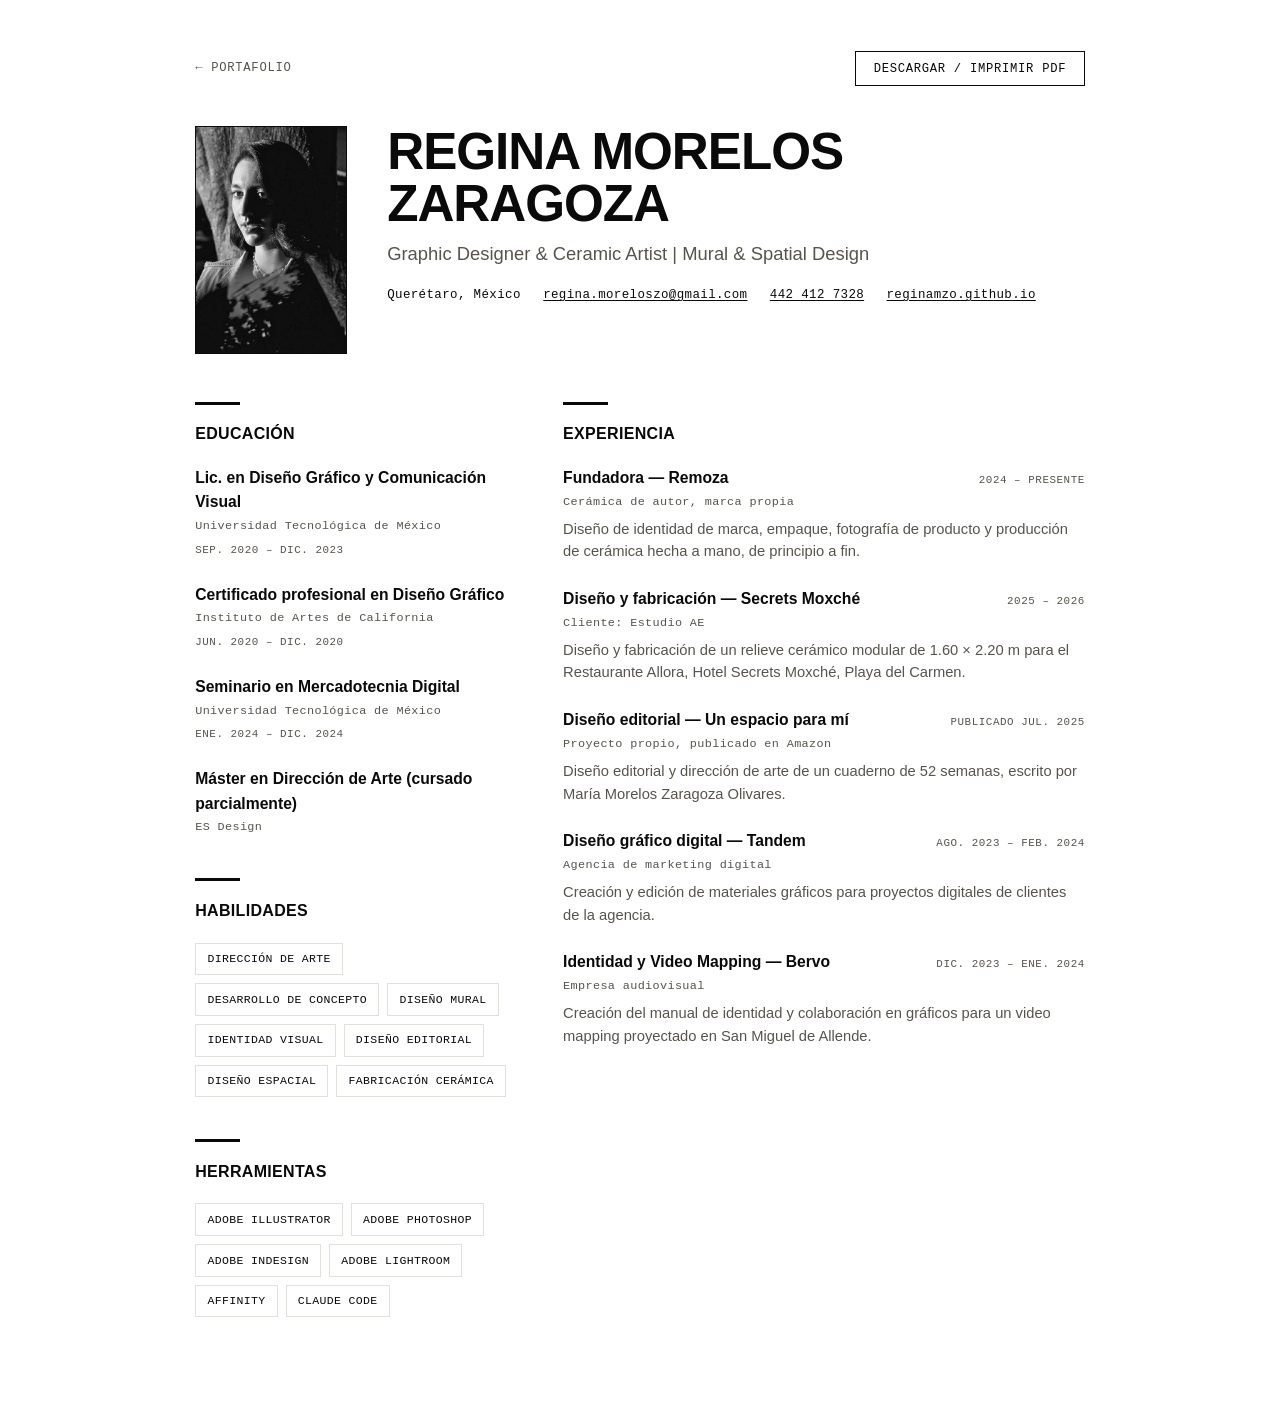
<file: cv.html>
<!DOCTYPE html>
<html lang="es">
<head>
<meta charset="UTF-8">
<meta name="viewport" content="width=device-width, initial-scale=1">
<title>CV — Regina Morelos Zaragoza</title>
<link rel="stylesheet" href="styles.css?v=33">
<style>
  .cv-page {
    max-width: 62rem;
    margin: 0 auto;
    padding: clamp(1.5rem, 4vw, 3.5rem) clamp(1.25rem, 4vw, 3.5rem) 4rem;
  }
  .cv-toolbar {
    display: flex;
    justify-content: space-between;
    align-items: center;
    margin-bottom: 2.5rem;
  }
  .cv-print-btn {
    font-family: ui-monospace, "SF Mono", Menlo, Consolas, monospace;
    font-size: 0.76rem;
    letter-spacing: 0.06em;
    text-transform: uppercase;
    text-decoration: none;
    padding: 0.6rem 1.1rem;
    border: 1px solid var(--ink);
    background: none;
    color: var(--ink);
    cursor: pointer;
  }
  .cv-print-btn:hover { background: var(--ink); color: var(--ground); }

  .cv-header {
    display: grid;
    grid-template-columns: 9.5rem 1fr;
    gap: clamp(1.5rem, 4vw, 2.5rem);
    align-items: start;
    margin-bottom: 3rem;
  }
  .cv-photo { width: 100%; display: block; border: 1px solid var(--ink); }
  .cv-name {
    font-size: clamp(2rem, 5vw, 3.2rem);
    font-weight: 800;
    letter-spacing: -0.02em;
    text-transform: uppercase;
    line-height: 1;
    margin: 0 0 0.7rem 0;
  }
  .cv-tagline {
    font-size: clamp(1rem, 2vw, 1.15rem);
    color: var(--ink-soft);
    margin: 0 0 1.1rem 0;
  }
  .cv-contact {
    display: flex;
    flex-wrap: wrap;
    gap: 0.5rem 1.4rem;
    font-family: ui-monospace, "SF Mono", Menlo, Consolas, monospace;
    font-size: 0.78rem;
    letter-spacing: 0.03em;
  }
  .cv-contact a { text-decoration: underline; text-underline-offset: 2px; }

  .cv-grid {
    display: grid;
    grid-template-columns: 0.85fr 1.4fr;
    gap: clamp(2rem, 4vw, 3.5rem);
    align-items: start;
  }
  @media (max-width: 720px) {
    .cv-header { grid-template-columns: 7rem 1fr; }
    .cv-grid { grid-template-columns: 1fr; }
  }

  .cv-section { margin-bottom: 2.6rem; }
  .cv-section h3 {
    font-size: 1rem;
    font-weight: 800;
    letter-spacing: 0.02em;
    margin: 0 0 1.2rem 0;
  }

  .cv-entry { margin-bottom: 1.5rem; }
  .cv-entry:last-child { margin-bottom: 0; }
  .cv-entry-top {
    display: flex;
    justify-content: space-between;
    align-items: baseline;
    gap: 0.8rem;
    flex-wrap: wrap;
  }
  .cv-entry-role { font-weight: 700; font-size: 0.98rem; }
  .cv-entry-date {
    font-family: ui-monospace, "SF Mono", Menlo, Consolas, monospace;
    font-size: 0.68rem;
    letter-spacing: 0.05em;
    text-transform: uppercase;
    color: var(--ink-soft);
    white-space: nowrap;
  }
  .cv-entry-org {
    font-family: ui-monospace, "SF Mono", Menlo, Consolas, monospace;
    font-size: 0.74rem;
    letter-spacing: 0.03em;
    color: var(--ink-soft);
    margin: 0.15rem 0 0.4rem 0;
  }
  .cv-entry p { margin: 0; color: var(--ink-soft); font-size: 0.92rem; }

  .cv-skills {
    display: flex;
    flex-wrap: wrap;
    gap: 0.5rem;
  }
  .cv-skills span {
    font-family: ui-monospace, "SF Mono", Menlo, Consolas, monospace;
    font-size: 0.72rem;
    letter-spacing: 0.03em;
    text-transform: uppercase;
    border: 1px solid var(--line);
    padding: 0.4rem 0.7rem;
  }

  @media print {
    nav, .cv-toolbar { display: none !important; }
    html { font-size: 15px; }
    body { font-size: 11px; }
    .cv-page { padding: 0; max-width: 100%; }
    a { text-decoration: none; }
    .reveal { opacity: 1 !important; transform: none !important; }
    .cv-header { grid-template-columns: 7.5rem 1fr; gap: 1.2rem; margin-bottom: 0.6rem; }
    .cv-grid { grid-template-columns: 1.05fr 1.2fr; }
    .cv-section { margin-bottom: 0.65rem; }
    .cv-section h3 { margin-bottom: 0.6rem; }
    .accent-line { margin-bottom: 0.7rem; }
    .cv-entry { margin-bottom: 0.4rem; }
    .cv-entry-org { margin: 0.1rem 0 0.25rem 0; }
    .cv-entry p { line-height: 1.3; }
    .cv-skills { gap: 0.28rem; }
    .cv-skills span { padding: 0.2rem 0.45rem; }
  }
</style>
</head>
<body>

<div class="cv-page">
  <div class="cv-toolbar">
    <a class="back-link" href="index.html">← Portafolio</a>
    <button class="cv-print-btn" onclick="window.print()">Descargar / Imprimir PDF</button>
  </div>

  <div class="cv-header">
    <img class="cv-photo" src="[data-uri]" alt="Retrato de Regina Morelos Zaragoza">
    <div>
      <h1 class="cv-name">Regina Morelos Zaragoza</h1>
      <p class="cv-tagline">Graphic Designer &amp; Ceramic Artist | Mural &amp; Spatial Design</p>
      <div class="cv-contact">
        <span>Querétaro, México</span>
        <a href="mailto:regina.moreloszo@gmail.com">regina.moreloszo@gmail.com</a>
        <a href="tel:+524424127328">442 412 7328</a>
        <a href="https://reginamzo.github.io/" target="_blank" rel="noopener">reginamzo.github.io</a>
      </div>
    </div>
  </div>

  <div class="cv-grid">
    <div>
      <div class="cv-section">
        <div class="accent-line"></div>
        <h3>Educación</h3>
        <div class="cv-entry">
          <div class="cv-entry-top">
            <span class="cv-entry-role">Lic. en Diseño Gráfico y Comunicación Visual</span>
          </div>
          <div class="cv-entry-org">Universidad Tecnológica de México</div>
          <div class="cv-entry-date">Sep. 2020 – Dic. 2023</div>
        </div>
        <div class="cv-entry">
          <div class="cv-entry-top">
            <span class="cv-entry-role">Certificado profesional en Diseño Gráfico</span>
          </div>
          <div class="cv-entry-org">Instituto de Artes de California</div>
          <div class="cv-entry-date">Jun. 2020 – Dic. 2020</div>
        </div>
        <div class="cv-entry">
          <div class="cv-entry-top">
            <span class="cv-entry-role">Seminario en Mercadotecnia Digital</span>
          </div>
          <div class="cv-entry-org">Universidad Tecnológica de México</div>
          <div class="cv-entry-date">Ene. 2024 – Dic. 2024</div>
        </div>
        <div class="cv-entry">
          <div class="cv-entry-top">
            <span class="cv-entry-role">Máster en Dirección de Arte (cursado parcialmente)</span>
          </div>
          <div class="cv-entry-org">ES Design</div>
        </div>
      </div>

      <div class="cv-section">
        <div class="accent-line"></div>
        <h3>Habilidades</h3>
        <div class="cv-skills">
          <span>Dirección de Arte</span>
          <span>Desarrollo de Concepto</span>
          <span>Diseño Mural</span>
          <span>Identidad Visual</span>
          <span>Diseño Editorial</span>
          <span>Diseño Espacial</span>
          <span>Fabricación Cerámica</span>
        </div>
      </div>

      <div class="cv-section">
        <div class="accent-line"></div>
        <h3>Herramientas</h3>
        <div class="cv-skills">
          <span>Adobe Illustrator</span>
          <span>Adobe Photoshop</span>
          <span>Adobe InDesign</span>
          <span>Adobe Lightroom</span>
          <span>Affinity</span>
          <span>Claude Code</span>
        </div>
      </div>

    </div>

    <div>
      <div class="cv-section">
        <div class="accent-line"></div>
        <h3>Experiencia</h3>

        <div class="cv-entry">
          <div class="cv-entry-top">
            <span class="cv-entry-role">Fundadora — Remoza</span>
            <span class="cv-entry-date">2024 – Presente</span>
          </div>
          <div class="cv-entry-org">Cerámica de autor, marca propia</div>
          <p>Diseño de identidad de marca, empaque, fotografía de producto y producción de cerámica hecha a mano, de principio a fin.</p>
        </div>

        <div class="cv-entry">
          <div class="cv-entry-top">
            <span class="cv-entry-role">Diseño y fabricación — Secrets Moxché</span>
            <span class="cv-entry-date">2025 – 2026</span>
          </div>
          <div class="cv-entry-org">Cliente: Estudio AE</div>
          <p>Diseño y fabricación de un relieve cerámico modular de 1.60 × 2.20 m para el Restaurante Allora, Hotel Secrets Moxché, Playa del Carmen.</p>
        </div>

        <div class="cv-entry">
          <div class="cv-entry-top">
            <span class="cv-entry-role">Diseño editorial — Un espacio para mí</span>
            <span class="cv-entry-date">Publicado jul. 2025</span>
          </div>
          <div class="cv-entry-org">Proyecto propio, publicado en Amazon</div>
          <p>Diseño editorial y dirección de arte de un cuaderno de 52 semanas, escrito por María Morelos Zaragoza Olivares.</p>
        </div>

        <div class="cv-entry">
          <div class="cv-entry-top">
            <span class="cv-entry-role">Diseño gráfico digital — Tandem</span>
            <span class="cv-entry-date">Ago. 2023 – Feb. 2024</span>
          </div>
          <div class="cv-entry-org">Agencia de marketing digital</div>
          <p>Creación y edición de materiales gráficos para proyectos digitales de clientes de la agencia.</p>
        </div>

        <div class="cv-entry">
          <div class="cv-entry-top">
            <span class="cv-entry-role">Identidad y Video Mapping — Bervo</span>
            <span class="cv-entry-date">Dic. 2023 – Ene. 2024</span>
          </div>
          <div class="cv-entry-org">Empresa audiovisual</div>
          <p>Creación del manual de identidad y colaboración en gráficos para un video mapping proyectado en San Miguel de Allende.</p>
        </div>
      </div>
    </div>
  </div>
</div>

</body>
</html>
</file>
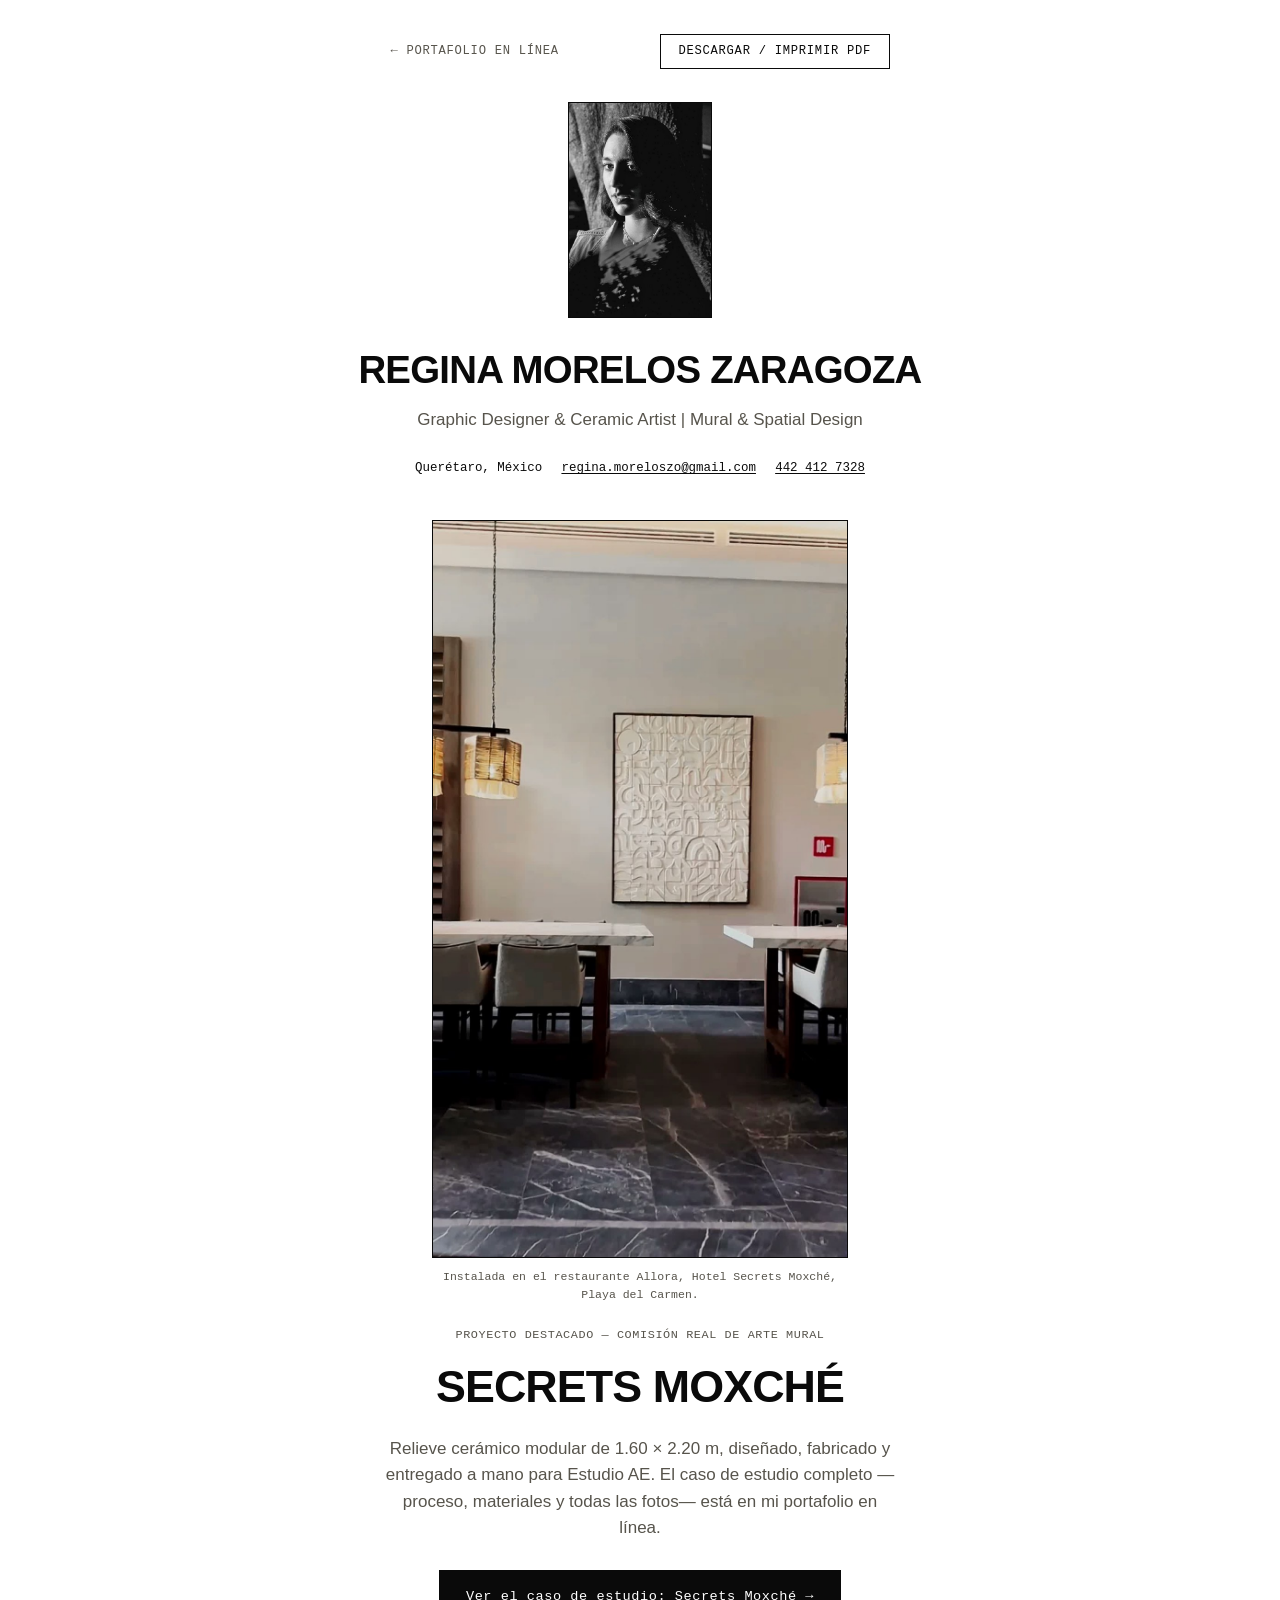
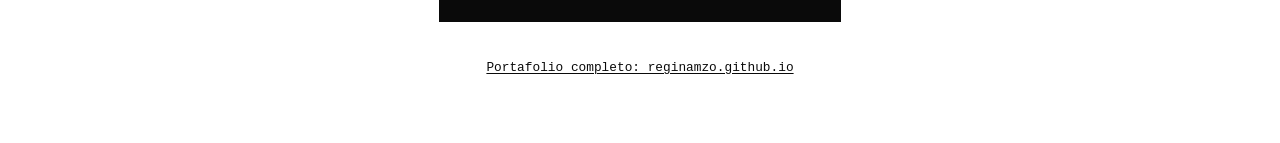
<file: portfolio.html>
<!DOCTYPE html>
<html lang="es">
<head>
<meta charset="UTF-8">
<meta name="viewport" content="width=device-width, initial-scale=1">
<title>Portafolio — Regina Morelos Zaragoza</title>
<link rel="stylesheet" href="styles.css?v=26">
<style>
  .pl-toolbar { display: flex; justify-content: space-between; align-items: center; padding: 1.1rem clamp(1.25rem, 4vw, 3.5rem); }
  .pl-print-btn {
    font-family: ui-monospace, "SF Mono", Menlo, Consolas, monospace;
    font-size: 0.76rem; letter-spacing: 0.06em; text-transform: uppercase;
    text-decoration: none; padding: 0.6rem 1.1rem; border: 1px solid var(--ink);
    background: none; color: var(--ink); cursor: pointer;
  }
  .pl-print-btn:hover { background: var(--ink); color: var(--ground); }

  .pl-page { max-width: 44rem; margin: 0 auto; padding: 1rem clamp(1.25rem, 4vw, 3.5rem) 4rem; text-align: center; }
  .pl-photo { width: 9rem; margin: 1rem auto 1.4rem; display: block; border: 1px solid var(--ink); }
  .pl-name { font-size: clamp(1.7rem, 4vw, 2.4rem); font-weight: 800; text-transform: uppercase; letter-spacing: -0.02em; margin: 0 0 0.5rem 0; }
  .pl-tagline { color: var(--ink-soft); margin: 0 0 1.6rem 0; }
  .pl-contact { font-family: ui-monospace, "SF Mono", Menlo, Consolas, monospace; font-size: 0.78rem; display: flex; flex-wrap: wrap; justify-content: center; gap: 0.4rem 1.2rem; margin-bottom: 2.6rem; }
  .pl-contact a { text-decoration: underline; text-underline-offset: 2px; }

  .pl-hero { margin: 0 auto 1.4rem; max-width: 26rem; }
  .pl-hero img { width: 100%; display: block; border: 1px solid var(--ink); }
  .pl-hero-cap { font-family: ui-monospace, "SF Mono", Menlo, Consolas, monospace; font-size: 0.72rem; color: var(--ink-soft); margin-top: 0.6rem; }

  .pl-tag { font-family: ui-monospace, "SF Mono", Menlo, Consolas, monospace; font-size: 0.74rem; letter-spacing: 0.05em; text-transform: uppercase; color: var(--ink-soft); margin-bottom: 0.5rem; }
  .pl-project-name { font-size: clamp(2rem, 5vw, 2.8rem); font-weight: 800; text-transform: uppercase; letter-spacing: -0.02em; margin: 0 0 0.9rem 0; }
  .pl-desc { max-width: 32rem; margin: 0 auto 1.8rem; color: var(--ink-soft); }

  .pl-cta {
    display: inline-block;
    font-family: ui-monospace, "SF Mono", Menlo, Consolas, monospace;
    font-size: 0.85rem; letter-spacing: 0.04em; text-decoration: none;
    padding: 0.9rem 1.6rem; border: 1px solid var(--ink); color: var(--ink);
    margin-bottom: 0.9rem;
  }
  .pl-cta.primary { background: var(--ink); color: var(--ground); }
  .pl-secondary { margin-top: 1rem; }
  .pl-secondary a { font-family: ui-monospace, "SF Mono", Menlo, Consolas, monospace; font-size: 0.8rem; text-decoration: underline; text-underline-offset: 2px; }

  @media print {
    nav, .pl-toolbar { display: none !important; }
    .pl-page { padding: 0; max-width: 100%; }
    a { text-decoration: none; }
    .reveal { opacity: 1 !important; transform: none !important; }
  }
</style>
</head>
<body>

<div class="pl-page">
  <div class="pl-toolbar" style="text-align:left;">
    <a class="back-link" href="index.html">← Portafolio en línea</a>
    <button class="pl-print-btn" onclick="window.print()">Descargar / Imprimir PDF</button>
  </div>

  <img class="pl-photo" src="[data-uri]" alt="Retrato de Regina Morelos Zaragoza">
  <h1 class="pl-name">Regina Morelos Zaragoza</h1>
  <p class="pl-tagline">Graphic Designer &amp; Ceramic Artist | Mural &amp; Spatial Design</p>
  <div class="pl-contact">
    <span>Querétaro, México</span>
    <a href="mailto:regina.moreloszo@gmail.com">regina.moreloszo@gmail.com</a>
    <a href="tel:+524424127328">442 412 7328</a>
  </div>

  <div class="pl-hero">
    <img src="[data-uri]" alt="Relieve cerámico instalado en el Restaurante Allora, Hotel Secrets Moxché">
    <div class="pl-hero-cap">Instalada en el restaurante Allora, Hotel Secrets Moxché, Playa del Carmen.</div>
  </div>

  <div class="pl-tag">Proyecto destacado — Comisión real de arte mural</div>
  <h2 class="pl-project-name">Secrets Moxché</h2>
  <p class="pl-desc">Relieve cerámico modular de 1.60 × 2.20 m, diseñado, fabricado y entregado a mano para Estudio AE. El caso de estudio completo —proceso, materiales y todas las fotos— está en mi portafolio en línea.</p>

  <a class="pl-cta primary" href="https://reginamzo.github.io/moxche.html" target="_blank" rel="noopener">Ver el caso de estudio: Secrets Moxché →</a>

  <div class="pl-secondary">
    <a href="https://reginamzo.github.io/" target="_blank" rel="noopener">Portafolio completo: reginamzo.github.io</a>
  </div>
</div>

</body>
</html>
</file>
<file: styles.css>
:root {
    --ground: #ffffff;
    --paper: #f3f3f1;
    --ink: #0a0a0a;
    --ink-soft: #57544c;
    --line: #e2e0da;
    --remoza-accent: #2c3a26;
    --remoza-accent-soft: #e7e6de;
    --moxche-accent: #3d2c1c;
    --moxche-accent-soft: #ece7de;
    --moxche-stone: #5c6773;
    --lego-accent: #c8102e;
    --lego-accent-soft: #f3e2e2;
    --espacio-accent: #d4383f;
    --espacio-accent-soft: #f8e4de;
    --espacio-pink: #f8c3b5;
    --reflejos-accent: #1d4a56;
    --reflejos-accent-soft: #e3edf0;
    --tandem-accent: #1e3a8a;
    --tandem-accent-soft: #e1e6f4;
    --shadow: rgba(10, 10, 10, 0.18);
  }
  :root[data-theme="dark"] {
    --ground: #050505;
    --paper: #131211;
    --ink: #f5f3ee;
    --ink-soft: #a9a49a;
    --line: #2a2926;
    --remoza-accent: #a7c491;
    --remoza-accent-soft: #232a1f;
    --moxche-accent: #d3a978;
    --moxche-accent-soft: #241d16;
    --moxche-stone: #adb8c2;
    --lego-accent: #e04a5a;
    --lego-accent-soft: #2e1618;
    --espacio-accent: #f0868c;
    --espacio-accent-soft: #3a1f1e;
    --espacio-pink: #f8c3b5;
    --reflejos-accent: #8fc4d1;
    --reflejos-accent-soft: #17282c;
    --tandem-accent: #90a8e0;
    --tandem-accent-soft: #1b2236;
    --shadow: rgba(0, 0, 0, 0.55);
  }
  :root[data-theme="light"] {
    --ground: #ffffff;
    --paper: #f3f3f1;
    --ink: #0a0a0a;
    --ink-soft: #57544c;
    --line: #e2e0da;
    --remoza-accent: #2c3a26;
    --remoza-accent-soft: #e7e6de;
    --moxche-accent: #3d2c1c;
    --moxche-accent-soft: #ece7de;
    --moxche-stone: #5c6773;
    --lego-accent: #c8102e;
    --lego-accent-soft: #f3e2e2;
    --espacio-accent: #d4383f;
    --espacio-accent-soft: #f8e4de;
    --espacio-pink: #f8c3b5;
    --reflejos-accent: #1d4a56;
    --reflejos-accent-soft: #e3edf0;
    --tandem-accent: #1e3a8a;
    --tandem-accent-soft: #e1e6f4;
    --shadow: rgba(10, 10, 10, 0.18);
  }

  * { box-sizing: border-box; }
  html { scroll-behavior: smooth; max-width: 100%; overflow-x: hidden; }
  @media (prefers-reduced-motion: reduce) {
    html { scroll-behavior: auto; }
    * { animation: none !important; transition: none !important; }
  }

  body {
    margin: 0;
    max-width: 100vw;
    overflow-x: hidden;
    background: var(--ground);
    color: var(--ink);
    font-family: "Helvetica Neue", "Inter", -apple-system, BlinkMacSystemFont, Arial, sans-serif;
    font-size: 17px;
    line-height: 1.55;
    font-weight: 400;
  }

  .mono {
    font-family: ui-monospace, "SF Mono", Menlo, Consolas, "Liberation Mono", monospace;
  }

  a { color: inherit; }

  h1, h2, h3 {
    font-family: "Helvetica Neue", "Inter", -apple-system, BlinkMacSystemFont, Arial, sans-serif;
    font-weight: 800;
    letter-spacing: -0.02em;
    text-transform: uppercase;
  }

  .eyebrow {
    font-family: ui-monospace, "SF Mono", Menlo, Consolas, monospace;
    font-size: 0.72rem;
    letter-spacing: 0.14em;
    text-transform: uppercase;
    color: var(--ink-soft);
  }
  .eyebrow::before { content: "["; margin-right: 0.35em; opacity: 0.55; }
  .eyebrow::after { content: "]"; margin-left: 0.35em; opacity: 0.55; }

  /* ---- nav ---- */
  nav {
    position: sticky;
    top: 0;
    z-index: 50;
    display: flex;
    justify-content: space-between;
    align-items: center;
    padding: 1.1rem clamp(1.25rem, 4vw, 3.5rem);
    background: color-mix(in srgb, var(--ground) 92%, transparent);
    backdrop-filter: blur(10px);
    border-bottom: 1px solid var(--ink);
  }
  .nav-name {
    font-family: ui-monospace, "SF Mono", Menlo, Consolas, monospace;
    font-size: 0.78rem;
    letter-spacing: 0.08em;
    text-transform: uppercase;
    font-weight: 600;
    color: inherit;
    text-decoration: none;
  }
  .nav-name:hover, .nav-name:focus-visible { color: var(--ink-soft); }
  .nav-links { display: flex; gap: 0.5rem; flex-wrap: wrap; justify-content: flex-end; }
  .nav-toggle { display: none; }
  @media (max-width: 720px) {
    nav { position: relative; flex-wrap: nowrap; }
    .nav-name { font-size: 0; }
    .nav-name::before {
      content: attr(data-short);
      font-size: 0.78rem;
      letter-spacing: 0.08em;
    }
    .nav-toggle {
      display: flex;
      flex-direction: column;
      justify-content: center;
      align-items: stretch;
      gap: 5px;
      width: 30px;
      height: 30px;
      background: none;
      border: none;
      padding: 0;
      cursor: pointer;
    }
    .nav-toggle span {
      display: block;
      height: 2px;
      background: var(--ink);
      border-radius: 1px;
      transition: transform 0.2s ease, opacity 0.2s ease;
    }
    .nav-toggle[aria-expanded="true"] span:nth-child(1) { transform: translateY(7px) rotate(45deg); }
    .nav-toggle[aria-expanded="true"] span:nth-child(2) { opacity: 0; }
    .nav-toggle[aria-expanded="true"] span:nth-child(3) { transform: translateY(-7px) rotate(-45deg); }
    .nav-links {
      display: none;
      position: absolute;
      top: 100%;
      left: 0;
      right: 0;
      flex-direction: column;
      align-items: stretch;
      gap: 0.6rem;
      padding: 1rem clamp(1.25rem, 4vw, 3.5rem) 1.4rem;
      background: var(--ground);
      border-bottom: 1px solid var(--ink);
    }
    .nav-links.open { display: flex; }
    .nav-links a { text-align: center; }
  }
  .nav-links a {
    font-family: ui-monospace, "SF Mono", Menlo, Consolas, monospace;
    font-size: 0.76rem;
    letter-spacing: 0.06em;
    text-transform: uppercase;
    text-decoration: none;
    padding: 0.5rem 0.9rem;
    border: 1px solid var(--line);
    border-radius: 0;
    transition: border-color 0.2s ease, background 0.2s ease, color 0.2s ease, transform 0.2s ease;
  }
  .nav-links a:hover,
  .nav-links a:focus-visible {
    transform: translateY(-2px);
  }
  .nav-links a[href="remoza.html"]:hover,
  .nav-links a[href="remoza.html"]:focus-visible {
    border-color: var(--remoza-accent);
    color: #fff;
    background: var(--remoza-accent);
  }
  .nav-links a[href="moxche.html"]:hover,
  .nav-links a[href="moxche.html"]:focus-visible {
    border-color: var(--moxche-accent);
    color: #fff;
    background: var(--moxche-accent);
  }
  .nav-links a[href="unespacio.html"] { --accent: var(--espacio-pink); }
  .nav-links a[href="unespacio.html"]:hover,
  .nav-links a[href="unespacio.html"]:focus-visible {
    border-color: var(--espacio-pink);
    color: #3d1216;
    background: var(--espacio-pink);
  }
  .nav-links a[href="reflejos.html"]:hover,
  .nav-links a[href="reflejos.html"]:focus-visible {
    border-color: var(--reflejos-accent);
    color: #fff;
    background: var(--reflejos-accent);
  }
  .nav-links a[href="lego.html"]:hover,
  .nav-links a[href="lego.html"]:focus-visible {
    border-color: var(--lego-accent);
    color: #fff;
    background: var(--lego-accent);
  }
  .nav-links a[href="tandem.html"]:hover,
  .nav-links a[href="tandem.html"]:focus-visible {
    border-color: var(--tandem-accent);
    color: #fff;
    background: var(--tandem-accent);
  }
  .nav-links a.current {
    border-color: var(--ink);
    color: var(--ground);
    background: var(--ink);
  }

  /* ---- hero ---- */
  .hero {
    position: relative;
    min-height: 84vh;
    display: flex;
    align-items: flex-end;
    background: #000;
    overflow: hidden;
  }
  .hero img {
    position: absolute;
    inset: 0;
    width: 100%;
    height: 100%;
    object-fit: cover;
    object-position: 60% 30%;
    opacity: 0.55;
  }
  .hero::after {
    content: "";
    position: absolute;
    inset: 0;
    background: linear-gradient(180deg, rgba(0,0,0,0.18) 0%, rgba(0,0,0,0.62) 66%, rgba(0,0,0,0.92) 100%);
  }
  .hero-content {
    position: relative;
    z-index: 2;
    color: #ffffff;
    padding: clamp(2rem, 6vw, 4.5rem) clamp(1.25rem, 4vw, 3.5rem) clamp(2.5rem, 6vw, 4rem);
    max-width: 54rem;
  }
  .hero-content .eyebrow { color: #d8d4c9; margin-bottom: 1.1rem; }
  .hero h1 {
    font-size: clamp(3.4rem, 11vw, 8.5rem);
    line-height: 0.9;
    margin: 0 0 1.3rem 0;
    font-weight: 800;
    letter-spacing: -0.03em;
    text-wrap: balance;
  }
  .hero p.lede {
    font-family: ui-monospace, "SF Mono", Menlo, Consolas, monospace;
    font-size: 0.95rem;
    color: #e2ded2;
    max-width: 34rem;
    margin: 0;
  }
  .hero-content p.hero-body {
    font-size: 1.05rem;
    line-height: 1.55;
    color: #f2f0ea;
    max-width: 38rem;
    margin: 1.2rem 0 0;
  }
  .hero-content .hero-tags {
    font-family: ui-monospace, "SF Mono", Menlo, Consolas, monospace;
    font-size: 0.8rem;
    letter-spacing: 0.05em;
    text-transform: uppercase;
    color: #d8d4c9;
    margin-top: 1.4rem;
  }
  .hero-content p.hero-founder {
    color: #ffffff;
    font-weight: 700;
    font-size: 1rem;
    margin: 0.6rem 0 0;
  }

  /* ---- contacto ---- */
  .contact-cta { margin-top: 2.2rem; }
  .contact-cta .contact-line {
    font-size: clamp(1.3rem, 3vw, 1.9rem);
    font-weight: 700;
    margin: 0 0 1.5rem 0;
  }
  .contact-links { display: flex; flex-wrap: wrap; gap: 1rem 1.2rem; align-items: center; }
  .contact-link {
    font-family: ui-monospace, "SF Mono", Menlo, Consolas, monospace;
    font-size: 0.85rem;
    letter-spacing: 0.04em;
    text-decoration: none;
    padding: 0.8rem 1.4rem;
    border: 1px solid var(--ink);
    color: var(--ink);
    transition: background 0.2s ease, color 0.2s ease, border-color 0.2s ease;
  }
  .contact-link:hover, .contact-link:focus-visible {
    background: var(--ink);
    color: var(--ground);
  }
  .contact-link.whatsapp:hover, .contact-link.whatsapp:focus-visible {
    background: #25D366;
    border-color: #25D366;
    color: #fff;
  }

  /* ---- sections ---- */
  section.project {
    padding: clamp(3.5rem, 8vw, 6rem) clamp(1.25rem, 4vw, 3.5rem);
    max-width: 72rem;
    margin: 0 auto;
  }
  .project-head { max-width: 46rem; margin-bottom: 2.6rem; }
  .project-head h2 {
    font-size: clamp(2.6rem, 7vw, 5rem);
    line-height: 0.96;
    margin: 0.6rem 0 1rem 0;
    font-weight: 800;
    text-wrap: balance;
  }
  .project-head p {
    color: var(--ink-soft);
    font-size: 1.05rem;
    max-width: 38rem;
  }

  /* ---- standalone text block (Brief, Concepto, etc.) ---- */
  .text-block { max-width: 42rem; margin: 2.6rem 0; }
  .text-block h3 { font-size: clamp(1.6rem, 3vw, 2.1rem); font-weight: 800; margin: 0 0 0.9rem 0; line-height: 1.05; }
  .text-block p { color: var(--ink-soft); }
  .text-block p + p { margin-top: 1rem; }

  /* ---- concept quote ---- */
  .brief-quote {
    font-family: "Helvetica Neue", Arial, sans-serif;
    font-style: normal;
    font-weight: 600;
    font-size: 1.3rem;
    line-height: 1.4;
    color: var(--ink);
    max-width: 34rem;
    margin: 1.6rem 0 0;
    padding-left: 1.4rem;
    border-left: 2px solid var(--accent, var(--ink));
  }
  .brief-quote cite {
    display: block;
    margin-top: 0.6rem;
    font-family: ui-monospace, "SF Mono", Menlo, Consolas, monospace;
    font-style: normal;
    font-weight: 400;
    font-size: 0.72rem;
    letter-spacing: 0.08em;
    text-transform: uppercase;
    color: var(--ink-soft);
  }

  /* ---- wordmark specimen ---- */
  .specimen {
    background: var(--paper);
    border: 1px solid var(--line);
    border-radius: 0;
    padding: clamp(2.5rem, 7vw, 5rem) clamp(1.5rem, 4vw, 3rem);
    display: flex;
    align-items: center;
    justify-content: center;
    margin: 0 0 1.1rem 0;
  }
  .specimen img { width: min(100%, 26rem); height: auto; display: block; }
  .specimen figcaption {
    width: 100%;
    text-align: center;
    font-family: ui-monospace, "SF Mono", Menlo, Consolas, monospace;
    font-size: 0.72rem;
    letter-spacing: 0.03em;
    color: var(--ink-soft);
    margin-top: 1rem;
  }
  .specimen-pair {
    display: grid;
    grid-template-columns: 1fr 1fr;
    gap: 1.4rem;
    margin: 0 0 1.1rem;
  }
  .specimen-pair .specimen { margin: 0; flex-direction: column; }
  @media (max-width: 720px) {
    .specimen-pair { grid-template-columns: 1fr; }
  }

  /* ---- icon badge (circular) ---- */
  .icon-badge {
    width: min(100%, 14rem);
    aspect-ratio: 1;
    border-radius: 50%;
    background: var(--paper);
    border: 1px solid var(--line);
    display: flex;
    align-items: center;
    justify-content: center;
    margin: 0 auto;
    padding: 1.6rem;
  }
  .icon-badge img { width: 55%; height: auto; display: block; }
  .icon-badge .icon-dark { display: none; }

  /* ---- color palette ---- */
  .palette { display: flex; flex-wrap: wrap; gap: 1.4rem; margin: 2rem 0 0; }
  .swatch { width: 7rem; }
  .swatch .chip {
    width: 100%;
    aspect-ratio: 1;
    border-radius: 0;
    border: 1px solid var(--line);
    margin-bottom: 0.55rem;
  }
  .swatch .label {
    font-family: ui-monospace, "SF Mono", Menlo, Consolas, monospace;
    font-size: 0.68rem;
    letter-spacing: 0.03em;
    color: var(--ink-soft);
    text-transform: uppercase;
    line-height: 1.4;
  }

  .specsheet {
    display: grid;
    grid-template-columns: repeat(auto-fit, minmax(150px, 1fr));
    gap: 1.4rem 2rem;
    padding: 1.5rem clamp(1.25rem, 3vw, 2rem);
    background: var(--paper);
    border: 1px solid var(--ink);
    border-radius: 0;
    margin-bottom: 3rem;
  }
  .specsheet dt {
    font-family: ui-monospace, "SF Mono", Menlo, Consolas, monospace;
    font-size: 0.68rem;
    letter-spacing: 0.1em;
    text-transform: uppercase;
    color: var(--ink-soft);
    margin: 0 0 0.35rem 0;
  }
  .specsheet dd {
    margin: 0;
    font-size: 1.02rem;
    font-weight: 600;
  }
  .specsheet a { color: inherit; text-decoration: underline; text-underline-offset: 2px; }

  .figure { margin: 0 0 1.1rem 0; }
  .figure img {
    width: 100%;
    display: block;
    border-radius: 0;
    box-shadow: 0 22px 44px -26px var(--shadow);
  }
  .figure figcaption {
    font-family: ui-monospace, "SF Mono", Menlo, Consolas, monospace;
    font-size: 0.74rem;
    color: var(--ink-soft);
    margin-top: 0.65rem;
    letter-spacing: 0.01em;
  }

  .row-2 {
    display: grid;
    grid-template-columns: 1.15fr 0.85fr;
    gap: clamp(1.5rem, 4vw, 3rem);
    align-items: center;
    margin: 2.6rem 0;
  }
  .row-2.reverse { grid-template-columns: 0.85fr 1.15fr; }
  .row-2.reverse .figure { order: 2; }
  @media (max-width: 720px) {
    .row-2, .row-2.reverse { grid-template-columns: 1fr; }
    .row-2.reverse .figure { order: 0; }
  }
  .row-2 p { color: var(--ink-soft); }
  .row-2 h3 { font-size: clamp(1.6rem, 3vw, 2.1rem); font-weight: 800; margin: 0 0 0.9rem 0; line-height: 1.05; }

  /* ---- trayectoria collage: photo floats left, text wraps around it ---- */
  .trayectoria-collage {
    margin: 2.6rem 0;
  }
  .trayectoria-collage::after { content: ""; display: table; clear: both; }
  .trayectoria-collage .trayectoria-photo {
    float: left;
    width: 48%;
    margin: 0 2.4rem 1.2rem 0;
  }
  .trayectoria-collage .trayectoria-photo img { width: 100%; height: auto; display: block; }
  .trayectoria-collage .trayectoria-text-panel .about-body p { color: var(--ink-soft); max-width: none; }
  @media (max-width: 720px) {
    .trayectoria-collage .trayectoria-photo { float: none; width: 100%; margin: 0 0 1.6rem 0; }
  }

  .filmstrip {
    display: grid;
    grid-template-columns: repeat(3, 1fr);
    gap: 1.4rem;
    margin: 2.6rem 0;
  }
  @media (max-width: 720px) {
    .filmstrip { grid-template-columns: 1fr !important; }
  }

  /* ---- video with custom play button ---- */
  .video-wrap { position: relative; }
  .video-play-btn {
    position: absolute;
    top: 50%; left: 50%;
    transform: translate(-50%, -50%);
    width: 4.2rem; height: 4.2rem;
    border-radius: 50%;
    background: rgba(255,255,255,0.92);
    border: none;
    display: flex; align-items: center; justify-content: center;
    cursor: pointer;
    box-shadow: 0 12px 28px -10px rgba(0,0,0,0.5);
    transition: transform 0.2s ease, background 0.2s ease;
    padding: 0;
  }
  .video-play-btn:hover { transform: translate(-50%, -50%) scale(1.06); background: #fff; }
  .video-play-btn svg { width: 1.3rem; height: 1.3rem; margin-left: 3px; fill: #14110d; }

  /* ---- finished-piece gallery ---- */
  .piece-grid {
    display: grid;
    grid-template-columns: repeat(3, 1fr);
    gap: 1.4rem;
    margin: 2.6rem 0;
  }
  .piece-grid figure { margin: 0; }
  .piece-grid .figure img { aspect-ratio: 3/4; object-fit: cover; }
  @media (max-width: 720px) {
    .piece-grid { grid-template-columns: repeat(2, 1fr); }
  }
  @media (max-width: 480px) {
    .piece-grid { grid-template-columns: 1fr; }
  }

  .accent-line {
    width: 2.8rem;
    height: 3px;
    background: var(--accent, var(--ink));
    margin-bottom: 1.1rem;
  }

  /* ---- encargos offer (two-tier: stock / custom) ---- */
  .offer-grid {
    display: grid;
    grid-template-columns: 1fr 1fr;
    gap: clamp(1.5rem, 4vw, 2.4rem);
    margin-top: 2.4rem;
  }
  @media (max-width: 720px) {
    .offer-grid { grid-template-columns: 1fr; }
  }
  .offer-card {
    display: flex;
    flex-direction: column;
    background: var(--paper);
    border: 1px solid var(--ink);
    border-radius: 0;
    padding: clamp(1.75rem, 4vw, 2.4rem);
  }
  .offer-card h3 {
    font-size: clamp(1.5rem, 3vw, 2rem);
    font-weight: 800;
    margin: 0 0 0.9rem 0;
    line-height: 1.05;
  }
  .offer-card > p.offer-body { color: var(--ink-soft); margin: 0 0 1.6rem 0; }
  .offer-card .specsheet {
    background: var(--ground);
    margin-bottom: 1.4rem;
  }
  .offer-card .offer-note {
    font-size: 0.9rem;
    color: var(--ink-soft);
    margin: 0 0 1.6rem 0;
    padding-left: 1.1rem;
    border-left: 2px solid var(--accent, var(--ink));
  }
  .offer-card .offer-actions {
    display: flex;
    flex-wrap: wrap;
    gap: 1rem;
    margin-top: auto;
  }

  #remoza { --accent: var(--remoza-accent); }
  #moxche { --accent: var(--moxche-accent); }
  #lego { --accent: var(--lego-accent); }
  #espacio { --accent: var(--espacio-accent); }
  #reflejos { --accent: var(--reflejos-accent); }
  #tandem { --accent: var(--tandem-accent); }
  .offer-card.tandem-offer { --accent: var(--tandem-accent); border-color: var(--tandem-accent); }
  .tag {
    display: inline-block;
    font-family: ui-monospace, "SF Mono", Menlo, Consolas, monospace;
    font-size: 0.7rem;
    font-weight: 600;
    letter-spacing: 0.06em;
    text-transform: uppercase;
    padding: 0;
    border: none;
    color: var(--accent, var(--ink));
    border-radius: 0;
    margin-bottom: 1.1rem;
  }
  .tag::before { content: "["; margin-right: 0.3em; opacity: 0.6; }
  .tag::after { content: "]"; margin-left: 0.3em; opacity: 0.6; }

  .closing-note {
    font-size: 0.98rem;
    color: var(--ink-soft);
    max-width: 40rem;
    margin-top: 2.4rem;
    padding-top: 1.6rem;
    border-top: 1px solid var(--ink);
  }
  .closing-note em { color: var(--accent, var(--ink)); font-style: normal; border-bottom: 1px dashed var(--line); }

  footer {
    padding: 3.5rem clamp(1.25rem, 4vw, 3.5rem) 3rem;
    border-top: 1px solid var(--ink);
    display: flex;
    flex-wrap: wrap;
    gap: 1rem 2rem;
    justify-content: space-between;
    align-items: baseline;
  }
  footer .mono { font-size: 0.78rem; color: var(--ink-soft); letter-spacing: 0.04em; }
  .footer-projects { display: flex; flex-wrap: wrap; align-items: baseline; gap: 0.6rem 1.2rem; }
  footer a.email, footer a.cv-link, footer a.instagram-link, footer a.footer-project-link {
    font-family: ui-monospace, "SF Mono", Menlo, Consolas, monospace;
    font-size: 0.74rem;
    letter-spacing: 0.06em;
    text-decoration: none;
    padding: 0.45rem 0.8rem;
    border: 1px solid var(--line);
    color: var(--ink);
    transition: border-color 0.2s ease, color 0.2s ease, background 0.2s ease;
  }
  footer a.email:hover, footer a.email:focus-visible,
  footer a.cv-link:hover, footer a.cv-link:focus-visible,
  footer a.footer-project-link:hover, footer a.footer-project-link:focus-visible {
    border-color: var(--ink);
    background: var(--ink);
    color: var(--ground);
  }
  footer a.instagram-link:hover, footer a.instagram-link:focus-visible {
    border-color: var(--remoza-accent);
    background: var(--remoza-accent);
    color: #fff;
  }
  .footer-contact { display: flex; flex-wrap: wrap; align-items: baseline; gap: 0.6rem 1.2rem; }
  .footer-contact .phone {
    font-family: ui-monospace, "SF Mono", Menlo, Consolas, monospace;
    font-size: 0.82rem;
    color: var(--ink-soft);
    letter-spacing: 0.02em;
  }
  .whatsapp-btn {
    font-family: ui-monospace, "SF Mono", Menlo, Consolas, monospace;
    font-size: 0.74rem;
    letter-spacing: 0.06em;
    text-decoration: none;
    padding: 0.45rem 0.8rem;
    border: 1px solid var(--line);
    color: var(--ink);
    transition: border-color 0.2s ease, color 0.2s ease, background 0.2s ease;
  }
  .whatsapp-btn:hover, .whatsapp-btn:focus-visible {
    border-color: #25D366;
    color: #25D366;
    background: color-mix(in srgb, #25D366 12%, transparent);
  }

  .reveal {
    opacity: 0;
    transform: translateY(14px);
    transition: opacity 0.7s ease, transform 0.7s ease;
  }
  .reveal.in { opacity: 1; transform: translateY(0); }

  /* ---- back link (case study pages) ---- */
  .page-topline {
    padding: 1.1rem clamp(1.25rem, 4vw, 3.5rem) 0;
    max-width: 72rem;
    margin: 0 auto;
  }
  .back-link {
    display: inline-flex;
    align-items: center;
    gap: 0.4rem;
    font-family: ui-monospace, "SF Mono", Menlo, Consolas, monospace;
    font-size: 0.76rem;
    letter-spacing: 0.06em;
    text-transform: uppercase;
    text-decoration: none;
    color: var(--ink-soft);
    transition: color 0.2s ease;
  }
  .back-link:hover, .back-link:focus-visible { color: var(--ink); }

  /* ---- about / trayectoria ---- */
  .about-body p { color: var(--ink-soft); font-size: 1.05rem; max-width: 42rem; margin: 0 0 1.2rem 0; }
  .about-body p:last-child { margin-bottom: 0; }

  /* ---- project grid (index) ---- */
  .project-grid {
    display: grid;
    grid-template-columns: repeat(3, 1fr);
    gap: clamp(1.5rem, 3vw, 2.4rem);
    margin-top: 2.4rem;
  }
  .section-intro { color: var(--ink-soft); font-size: 1.05rem; max-width: 40rem; margin: 1.1rem 0 0; }
  .grid-label {
    font-family: ui-monospace, "SF Mono", Menlo, Consolas, monospace;
    font-size: 0.76rem;
    letter-spacing: 0.06em;
    text-transform: uppercase;
    color: var(--ink-soft);
    margin: 2.8rem 0 1rem;
    scroll-margin-top: 6.5rem;
  }
  .grid-label:first-of-type { margin-top: 2.4rem; }
  .project-grid-primary { grid-template-columns: repeat(2, 1fr); margin-top: 0; }
  .project-grid-secondary { margin-top: 0; }
  @media (max-width: 980px) {
    .project-grid { grid-template-columns: 1fr 1fr; }
  }
  @media (max-width: 720px) {
    .project-grid { grid-template-columns: 1fr; }
  }
  .project-card {
    display: block;
    text-decoration: none;
    color: inherit;
    background: var(--paper);
    border: 1px solid var(--ink);
    border-radius: 0;
    overflow: hidden;
    transition: transform 0.25s ease, box-shadow 0.25s ease, background 0.25s ease, color 0.25s ease, opacity 0.7s ease;
  }
  .project-card:hover, .project-card:focus-visible {
    transform: translateY(-4px);
    box-shadow: 0 22px 44px -26px var(--shadow);
    background: var(--accent, var(--ink));
    color: #fff;
  }
  .project-card:hover .card-link, .project-card:focus-visible .card-link { color: #fff; }
  .project-card:hover p, .project-card:focus-visible p { color: rgba(255,255,255,0.82); }
  .project-card:hover .tag, .project-card:focus-visible .tag { color: #fff; }
  .project-card.espacio:hover, .project-card.espacio:focus-visible { color: #3d1216; }
  .project-card.espacio:hover .card-link, .project-card.espacio:focus-visible .card-link { color: #3d1216; }
  .project-card.espacio:hover p, .project-card.espacio:focus-visible p { color: rgba(61,18,22,0.75); }
  .project-card.espacio:hover .tag, .project-card.espacio:focus-visible .tag { color: #3d1216; }
  .project-card .card-media { position: relative; aspect-ratio: 4/3; overflow: hidden; background: var(--paper); }
  .project-card.remoza .card-media { aspect-ratio: 3 / 4; }
  .project-card.moxche .card-media { aspect-ratio: 3 / 4; }
  .project-card .card-media img {
    position: absolute; inset: 0;
    width: 100%; height: 100%; object-fit: contain; display: block; opacity: 0;
    filter: grayscale(0.15);
    transition: opacity 0.4s ease;
  }
  .project-card .card-media img:first-child { opacity: 0.94; }
  .project-card:hover .card-media img,
  .project-card:focus-visible .card-media img { animation: cardCycle 8s ease-in-out infinite; }
  .project-card .card-media img:nth-child(1) { animation-delay: 0s; }
  .project-card .card-media img:nth-child(2) { animation-delay: -2s; }
  .project-card .card-media img:nth-child(3) { animation-delay: -4s; }
  .project-card .card-media img:nth-child(4) { animation-delay: -6s; }
  @keyframes cardCycle {
    0%, 18%   { opacity: 0.94; }
    25%, 93%  { opacity: 0; }
    100%      { opacity: 0.94; }
  }
  .project-card .card-body { padding: 1.5rem clamp(1.25rem, 3vw, 1.8rem) 1.8rem; }
  .project-card .tag { margin-bottom: 0.9rem; color: var(--ink); }
  .project-card h3 { font-size: clamp(1.5rem, 3vw, 2rem); font-weight: 800; margin: 0 0 0.6rem 0; }
  .project-card p { color: var(--ink-soft); font-size: 0.96rem; margin: 0 0 1rem 0; }
  .project-card .card-link {
    font-family: ui-monospace, "SF Mono", Menlo, Consolas, monospace;
    font-size: 0.74rem;
    letter-spacing: 0.06em;
    text-transform: uppercase;
    color: var(--ink);
  }
  .project-card.remoza { --accent: var(--remoza-accent); }
  .project-card.moxche { --accent: var(--moxche-accent); }
  .project-card.lego { --accent: var(--lego-accent); }
  .project-card.lego .card-media { aspect-ratio: 4 / 5; }
  .project-card.espacio { --accent: var(--espacio-pink); }
  .project-card.espacio .card-media { aspect-ratio: 600 / 954; }
  .project-card.reflejos { --accent: var(--reflejos-accent); }
  .project-card.reflejos .card-media { aspect-ratio: 851 / 1513; }
  .project-card.tandem { --accent: var(--tandem-accent); }
  .project-card.tandem .card-media { aspect-ratio: 1 / 1; }

  /* ---- custom cursor ---- */
  @media (hover: hover) and (pointer: fine) {
    body.cursor-ready, body.cursor-ready a, body.cursor-ready .project-card {
      cursor: none;
    }
    .cursor-dot, .cursor-ring {
      position: fixed;
      top: 0;
      left: 0;
      border-radius: 50%;
      pointer-events: none;
      transform: translate(-50%, -50%);
      opacity: 0;
    }
    .cursor-dot {
      width: 7px;
      height: 7px;
      background: var(--ink);
      z-index: 9999;
      transition: width 0.2s ease, height 0.2s ease, background 0.2s ease, opacity 0.2s ease;
    }
    .cursor-ring {
      width: 32px;
      height: 32px;
      border: 1px solid var(--ink);
      z-index: 9998;
      transition: width 0.25s ease, height 0.25s ease, border-color 0.25s ease, opacity 0.25s ease;
    }
    .cursor-dot.active, .cursor-ring.active { opacity: 1; }
    .cursor-ring.active { opacity: 0.45; }
    .cursor-dot.hover { width: 10px; height: 10px; background: #fff; }
    .cursor-ring.hover { width: 52px; height: 52px; border-color: #fff; opacity: 0.9; }
    .cursor-dot.hover-dark { background: #3d1216; }
    .cursor-ring.hover-dark { border-color: #3d1216; }
  }

  /* ---- print (site-wide: PDF export of any page keeps content visible + real links) ---- */
  @media print {
    .reveal { opacity: 1 !important; transform: none !important; }
    .nav-toggle { display: none !important; }
    .nav-links {
      display: flex !important;
      position: static !important;
      flex-direction: row !important;
      flex-wrap: wrap !important;
      justify-content: flex-end !important;
    }
    .nav-name { font-size: 0.78rem !important; }
    .nav-name::before { content: none !important; }
    .cursor-dot, .cursor-ring { display: none !important; }
    .hero { min-height: auto !important; }
    .project-card, .figure, .specsheet, .row-2 {
      break-inside: avoid !important;
      page-break-inside: avoid !important;
    }
  }
</file>
